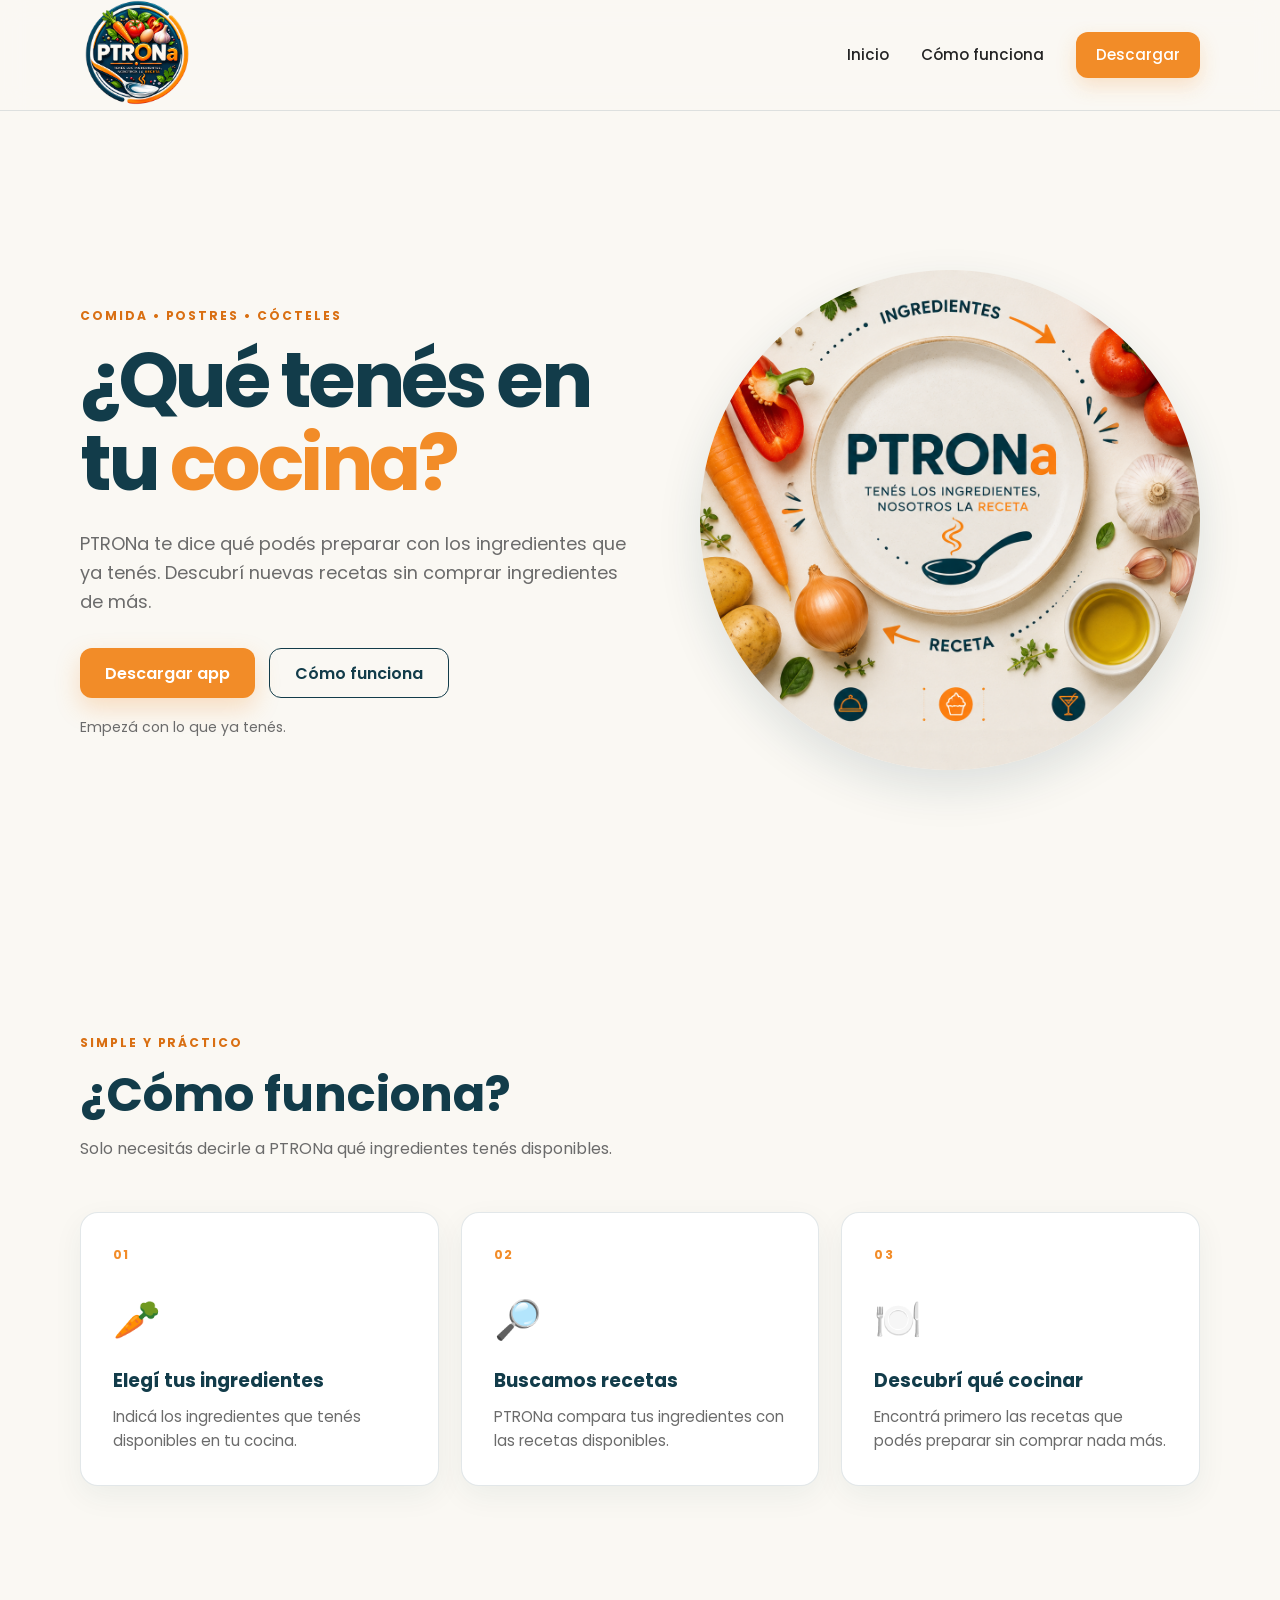
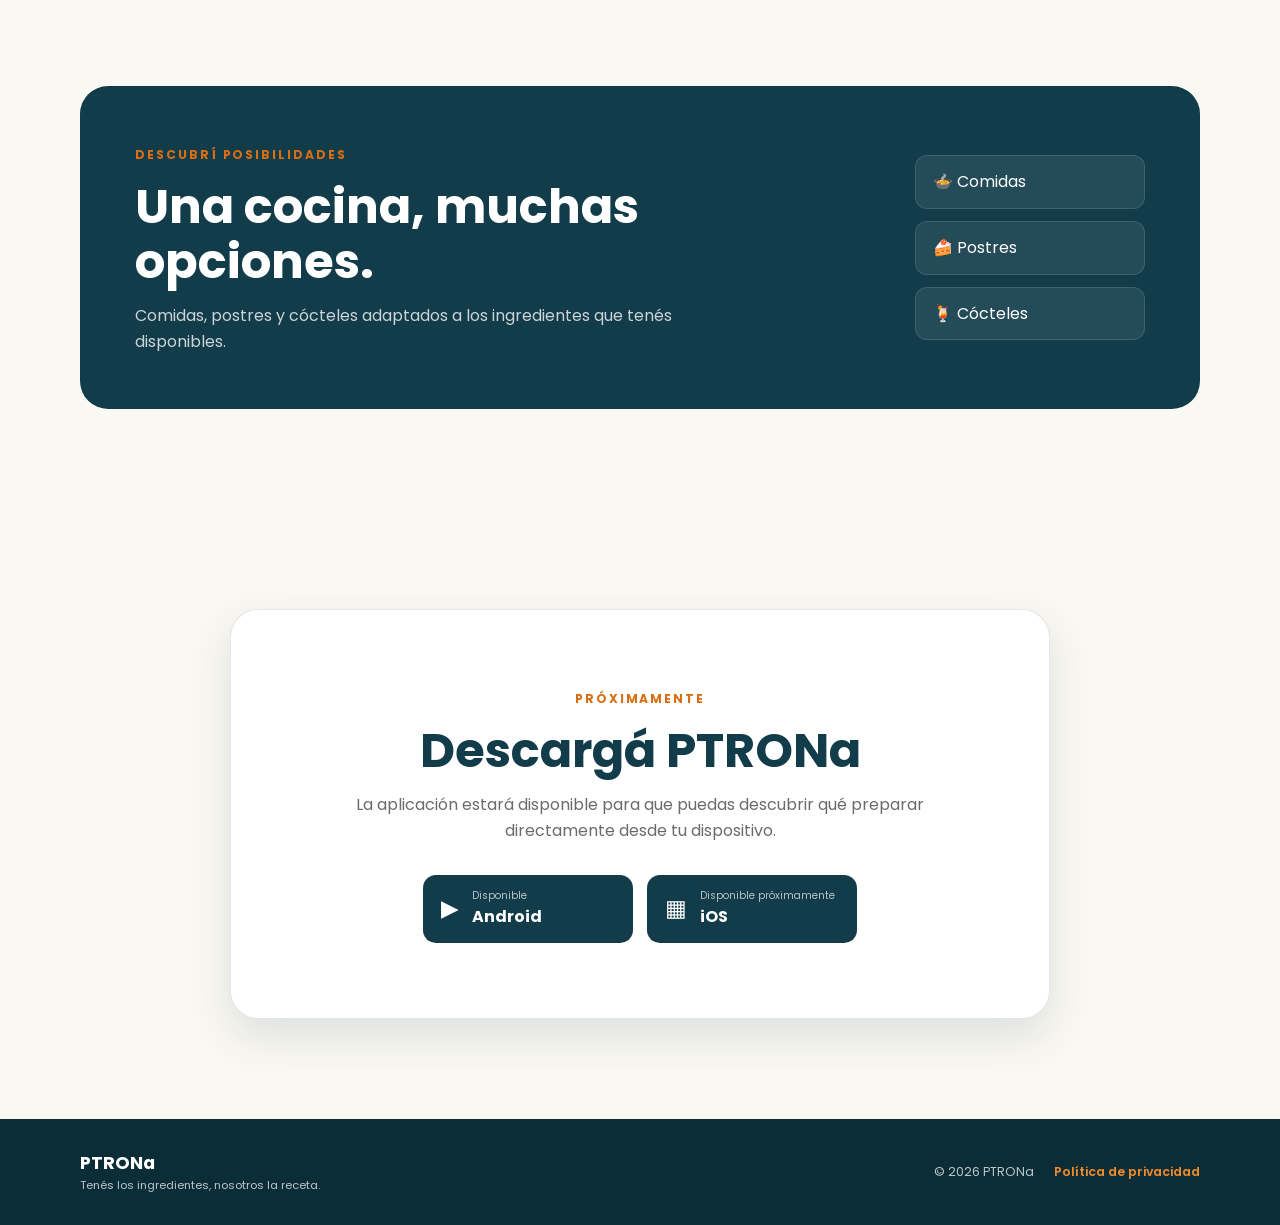
<file: index.html>
<!DOCTYPE html>
<html lang="es">

<head>
  <meta charset="UTF-8">
  <meta name="viewport" content="width=device-width, initial-scale=1.0">
  <meta name="description" content="PTRONa: descubrí qué podés preparar con los ingredientes que ya tenés en casa.">
  <title>PTRONa | Tenés los ingredientes, nosotros la receta</title>

  <link rel="preconnect" href="https://fonts.googleapis.com">
  <link rel="preconnect" href="https://fonts.gstatic.com" crossorigin>
  <link href="https://fonts.googleapis.com/css2?family=Poppins:wght@400;500;600;700&display=swap" rel="stylesheet">

  <link rel="stylesheet" href="css/style.css">
</head>

<body>
  <header class="site-header" id="inicio">
    <nav class="navbar container" aria-label="Navegación principal">
      <a class="brand" href="#inicio" aria-label="PTRONa - Inicio">
        <img src="assets/logo/ptrona-logo.png" alt="Logo PTRONa">
      </a>

      <button class="menu-toggle" id="menuToggle" aria-label="Abrir menú" aria-expanded="false">
        <span></span><span></span><span></span>
      </button>

      <div class="nav-links" id="navLinks">
        <a href="#inicio">Inicio</a>
        <a href="#como-funciona">Cómo funciona</a>
        <a class="nav-cta" href="#descargar">Descargar</a>
      </div>
    </nav>
  </header>

  <main>
    <section class="hero section">
      <div class="container hero-grid">
        <div class="hero-content reveal">
          <span class="eyebrow">COMIDA • POSTRES • CÓCTELES</span>
          <h1>¿Qué tenés en tu <span>cocina?</span></h1>
          <p class="hero-text">
            PTRONa te dice qué podés preparar con los ingredientes que ya tenés.
            Descubrí nuevas recetas sin comprar ingredientes de más.
          </p>

          <div class="hero-actions">
            <a class="btn btn-primary" href="#descargar">Descargar app</a>
            <a class="btn btn-secondary" href="#como-funciona">Cómo funciona</a>
          </div>

          <p class="hero-note">Empezá con lo que ya tenés.</p>
        </div>

        <div class="hero-visual reveal">
          <div class="hero-image">
            <img src="assets/images/ptrona-hero.png" alt="Ingredientes disponibles para preparar una receta">
          </div>
        </div>
      </div>
    </section>

    <section class="how section" id="como-funciona">
      <div class="container">
        <div class="section-heading reveal">
          <span class="eyebrow">SIMPLE Y PRÁCTICO</span>
          <h2>¿Cómo funciona?</h2>
          <p>Solo necesitás decirle a PTRONa qué ingredientes tenés disponibles.</p>
        </div>

        <div class="steps">
          <article class="step-card reveal">
            <div class="step-number">01</div>
            <div class="step-icon">🥕</div>
            <h3>Elegí tus ingredientes</h3>
            <p>Indicá los ingredientes que tenés disponibles en tu cocina.</p>
          </article>

          <article class="step-card reveal">
            <div class="step-number">02</div>
            <div class="step-icon">🔎</div>
            <h3>Buscamos recetas</h3>
            <p>PTRONa compara tus ingredientes con las recetas disponibles.</p>
          </article>

          <article class="step-card reveal">
            <div class="step-number">03</div>
            <div class="step-icon">🍽️</div>
            <h3>Descubrí qué cocinar</h3>
            <p>Encontrá primero las recetas que podés preparar sin comprar nada más.</p>
          </article>
        </div>
      </div>
    </section>

    <section class="categories section">
      <div class="container categories-box reveal">
        <div>
          <span class="eyebrow">DESCUBRÍ POSIBILIDADES</span>
          <h2>Una cocina, muchas opciones.</h2>
          <p>
            Comidas, postres y cócteles adaptados a los ingredientes que tenés disponibles.
          </p>
        </div>

        <div class="category-list" aria-label="Categorías">
          <span>🍲 Comidas</span>
          <span>🍰 Postres</span>
          <span>🍹 Cócteles</span>
        </div>
      </div>
    </section>

    <section class="download section" id="descargar">
      <div class="container download-box reveal">
        <span class="eyebrow">PRÓXIMAMENTE</span>
        <h2>Descargá PTRONa</h2>
        <p>
          La aplicación estará disponible para que puedas descubrir qué preparar
          directamente desde tu dispositivo.
        </p>

        <div class="download-buttons">
          <a class="store-btn" href="https://github.com/Jose-Micheli/PTRONaWEB/releases/download/v2.0/PTRONa.apk"
            aria-label="Descargar PTRONa para Android">
            <span class="store-icon">▶</span>
            <span>
              <small>Disponible</small>
              <strong>Android</strong>
            </span>
          </a>

          <a class="store-btn" href="#" aria-label="Descargar PTRONa para Windows">
            <span class="store-icon">▦</span>
            <span>
              <small>Disponible próximamente</small>
              <strong>iOS</strong>
            </span>
          </a>
        </div>
      </div>
    </section>
  </main>

  <footer class="footer">
    <div class="container footer-content">
      <div class="footer-brand">
        <strong>PTRONa</strong>
        <span>Tenés los ingredientes, nosotros la receta.</span>
      </div>
      <div class="footer-meta">
        <span>© 2026 PTRONa </span>
        <a class="footer-privacy" href="privacidad.html">
          Política de privacidad
        </a>
      </div>
    </div>
  </footer>

  <script src="js/script.js"></script>
</body>

</html>
</file>
<file: css/style.css>
:root {
  --petrol: #123C4A;
  --petrol-dark: #0B2D38;
  --orange: #F28C28;
  --orange-dark: #D96F12;
  --cream: #FAF8F3;
  --white: #FFFFFF;
  --text: #242424;
  --muted: #6B6B6B;
  --beige: #E8D8C3;
  --border: rgba(18, 60, 74, 0.12);
  --shadow: 0 18px 45px rgba(18, 60, 74, 0.12);
  --radius: 18px;
}

* {
  box-sizing: border-box;
  margin: 0;
  padding: 0;
}

html {
  scroll-behavior: smooth;
}

body {
  font-family: "Poppins", sans-serif;
  background: var(--cream);
  color: var(--text);
  line-height: 1.6;
}

a {
  color: inherit;
  text-decoration: none;
}

img {
  display: block;
  max-width: 100%;
}

.container {
  width: min(1120px, calc(100% - 40px));
  margin-inline: auto;
}

.section {
  padding: 100px 0;
}

/* HEADER */

.site-header {
  position: sticky;
  top: 0;
  z-index: 1000;
  background: rgba(250, 248, 243, 0.92);
  border-bottom: 1px solid var(--border);
  backdrop-filter: blur(12px);
}

.navbar {
  min-height: 82px;
  display: flex;
  align-items: center;
  justify-content: space-between;
  gap: 30px;
}

.brand img {
  width: 112px;
  height: auto;
  object-fit: contain;
}

.nav-links {
  display: flex;
  align-items: center;
  gap: 32px;
  font-size: 0.95rem;
  font-weight: 500;
}

.nav-links a {
  transition: color 0.25s ease;
}

.nav-links a:hover {
  color: var(--orange-dark);
}

.nav-cta {
  padding: 11px 20px;
  border-radius: 12px;
  color: var(--white) !important;
  background: var(--orange);
  box-shadow: 0 8px 20px rgba(242, 140, 40, 0.22);
}

.nav-cta:hover {
  background: var(--orange-dark);
}

.menu-toggle {
  display: none;
  border: 0;
  background: transparent;
  cursor: pointer;
}

.menu-toggle span {
  display: block;
  width: 26px;
  height: 2px;
  margin: 5px;
  background: var(--petrol);
}

/* HERO */

.hero {
  min-height: calc(100vh - 82px);
  display: flex;
  align-items: center;
  overflow: hidden;
}

.hero-grid {
  display: grid;
  grid-template-columns: 1.05fr 0.95fr;
  align-items: center;
  gap: 70px;
}

.eyebrow {
  display: inline-block;
  margin-bottom: 14px;
  color: var(--orange-dark);
  font-size: 0.76rem;
  font-weight: 700;
  letter-spacing: 0.16em;
}

.hero h1 {
  max-width: 700px;
  color: var(--petrol);
  font-size: clamp(2.7rem, 6vw, 5.1rem);
  line-height: 1.08;
  letter-spacing: -0.045em;
}

.hero h1 span {
  color: var(--orange);
}

.hero-text {
  max-width: 620px;
  margin-top: 25px;
  color: var(--muted);
  font-size: 1.12rem;
}

.hero-actions {
  display: flex;
  flex-wrap: wrap;
  gap: 14px;
  margin-top: 32px;
}

.btn {
  display: inline-flex;
  justify-content: center;
  align-items: center;
  min-height: 50px;
  padding: 0 25px;
  border-radius: 12px;
  font-weight: 600;
  transition: transform 0.25s ease, box-shadow 0.25s ease, background 0.25s ease;
}

.btn:hover {
  transform: translateY(-2px);
}

.btn-primary {
  color: var(--white);
  background: var(--orange);
  box-shadow: 0 10px 25px rgba(242, 140, 40, 0.25);
}

.btn-primary:hover {
  background: var(--orange-dark);
}

.btn-secondary {
  color: var(--petrol);
  background: transparent;
  border: 1.5px solid var(--petrol);
}

.btn-secondary:hover {
  color: var(--white);
  background: var(--petrol);
}

.hero-note {
  margin-top: 18px;
  color: var(--muted);
  font-size: 0.88rem;
}

/* HERO VISUAL */

.hero-visual {
  display: grid;
  place-items: center;
}

.plate {
  width: min(440px, 82vw);
  aspect-ratio: 1;
  display: grid;
  place-items: center;
  border-radius: 50%;
  background: var(--petrol);
  box-shadow: var(--shadow);
  position: relative;
}

.plate::before {
  content: "";
  position: absolute;
  inset: 20px;
  border: 3px solid var(--orange);
  border-radius: 50%;
}

.plate-inner {
  position: relative;
  width: 76%;
  aspect-ratio: 1;
  display: grid;
  place-items: center;
  border-radius: 50%;
  background: var(--petrol-dark);
  border: 1px solid rgba(255, 255, 255, 0.12);
  overflow: hidden;
}

.plate-text {
  color: var(--white);
  font-size: clamp(2.3rem, 5vw, 4rem);
  font-weight: 700;
  letter-spacing: -0.06em;
}

.plate-text::first-letter {
  color: var(--orange);
}

.plate-subtext {
  position: absolute;
  bottom: 27%;
  color: var(--white);
  font-size: 0.68rem;
  letter-spacing: 0.12em;
  opacity: 0.85;
}

.ingredient {
  position: absolute;
  font-size: 3.8rem;
  filter: drop-shadow(0 8px 8px rgba(0, 0, 0, 0.20));
}

.ingredient-1 {
  top: 17%;
  left: 22%;
}

.ingredient-2 {
  top: 16%;
  right: 21%;
}

.ingredient-3 {
  top: 25%;
  left: 47%;
}

.ingredient-4 {
  bottom: 17%;
  right: 22%;
}

.ingredient-5 {
  bottom: 16%;
  right: 21%;
}

.ingredient-6 {
  bottom: 25%;
  right: 47%;
}

.hero-image {
  width: min(500px, 90vw);
  aspect-ratio: 1 / 1;
  border-radius: 50%;
  overflow: hidden;
  box-shadow: var(--shadow);
}

.hero-image img {
  width: 100%;
  height: 100%;
  object-fit: cover;
}

/* SECTIONS */

.section-heading {
  max-width: 680px;
  margin-bottom: 50px;
}

.section-heading h2,
.categories h2,
.download h2 {
  color: var(--petrol);
  font-size: clamp(2rem, 4vw, 3rem);
  line-height: 1.15;
}

.section-heading p,
.categories p,
.download p {
  margin-top: 14px;
  color: var(--muted);
}

/* STEPS */

.steps {
  display: grid;
  grid-template-columns: repeat(3, 1fr);
  gap: 22px;
}

.step-card {
  position: relative;
  padding: 32px;
  background: var(--white);
  border: 1px solid var(--border);
  border-radius: var(--radius);
  box-shadow: 0 10px 30px rgba(18, 60, 74, 0.06);
  transition: transform 0.25s ease, box-shadow 0.25s ease;
}

.step-card:hover {
  transform: translateY(-5px);
  box-shadow: var(--shadow);
}

.step-number {
  color: var(--orange);
  font-size: 0.78rem;
  font-weight: 700;
  letter-spacing: 0.12em;
}

.step-icon {
  margin: 24px 0 16px;
  font-size: 2.4rem;
}

.step-card h3 {
  color: var(--petrol);
  font-size: 1.18rem;
}

.step-card p {
  margin-top: 9px;
  color: var(--muted);
  font-size: 0.94rem;
}

/* CATEGORIES */

.categories-box {
  display: flex;
  align-items: center;
  justify-content: space-between;
  gap: 50px;
  padding: 55px;
  background: var(--petrol);
  border-radius: 28px;
  color: var(--white);
}

.categories h2 {
  color: var(--white);
}

.categories p {
  max-width: 600px;
  color: rgba(255, 255, 255, 0.78);
}

.category-list {
  display: flex;
  flex-direction: column;
  gap: 12px;
  min-width: 230px;
}

.category-list span {
  padding: 13px 17px;
  background: rgba(255, 255, 255, 0.08);
  border: 1px solid rgba(255, 255, 255, 0.12);
  border-radius: 12px;
}

/* DOWNLOAD */

.download-box {
  text-align: center;
  max-width: 820px;
  padding: 75px 30px;
  background: var(--white);
  border: 1px solid var(--border);
  border-radius: 28px;
  box-shadow: var(--shadow);
}

.download-box p {
  max-width: 620px;
  margin-inline: auto;
}

.download-buttons {
  display: flex;
  justify-content: center;
  flex-wrap: wrap;
  gap: 14px;
  margin-top: 32px;
}

.store-btn {
  min-width: 210px;
  display: flex;
  align-items: center;
  gap: 13px;
  padding: 13px 18px;
  color: var(--white);
  background: var(--petrol);
  border-radius: 13px;
  text-align: left;
  transition: transform 0.25s ease, background 0.25s ease;
}

.store-btn:hover {
  transform: translateY(-2px);
  background: var(--petrol-dark);
}

.store-icon {
  font-size: 1.45rem;
}

.store-btn small {
  display: block;
  font-size: 0.62rem;
  opacity: 0.7;
}

.store-btn strong {
  display: block;
  font-size: 1rem;
}

/* FOOTER */

.footer {
  padding: 30px 0;
  background: var(--petrol-dark);
  color: rgba(255, 255, 255, 0.72);
}

.footer-content {
  display: flex;
  justify-content: space-between;
  align-items: center;
  gap: 20px;
  font-size: 0.78rem;
}

.footer-brand {
  display: flex;
  flex-direction: column;
}

.footer-brand strong {
  color: var(--white);
  font-size: 1.1rem;
}

.footer-brand span {
  font-size: 0.7rem;
}

/* Enlace a la política de privacidad */
.footer-meta {
  display: flex;
  align-items: center;
  justify-content: flex-end;
  flex-wrap: wrap;
  gap: 10px 20px;
}

.footer-privacy {
  color: var(--orange);
  font-weight: 600;
  transition: color 0.25s ease;
}

.footer-privacy:hover {
  color: var(--white);
  text-decoration: underline;
}

.footer-privacy:focus-visible {
  outline: 2px solid var(--orange);
  outline-offset: 4px;
  border-radius: 3px;
}

@media (max-width: 850px) {
  .footer-meta {
    justify-content: flex-start;
  }
}

@media (max-width: 520px) {
  .footer-meta {
    flex-direction: column;
    align-items: flex-start;
    gap: 8px;
  }
}


/* ANIMATIONS */

.reveal {
  opacity: 0;
  transform: translateY(20px);
  transition: opacity 0.7s ease, transform 0.7s ease;
}

.reveal.visible {
  opacity: 1;
  transform: translateY(0);
}

/* RESPONSIVE */

@media (max-width: 850px) {
  .menu-toggle {
    display: block;
  }

  .nav-links {
    position: absolute;
    top: 82px;
    left: 0;
    right: 0;
    display: none;
    flex-direction: column;
    align-items: stretch;
    gap: 0;
    padding: 14px 20px 20px;
    background: var(--cream);
    border-bottom: 1px solid var(--border);
  }

  .nav-links.open {
    display: flex;
  }

  .nav-links a {
    padding: 13px 0;
  }

  .nav-cta {
    padding: 12px 16px !important;
    text-align: center;
  }

  .hero {
    padding-top: 70px;
  }

  .hero-grid {
    grid-template-columns: 1fr;
    gap: 60px;
  }

  .hero-content {
    text-align: center;
  }

  .hero-text {
    margin-inline: auto;
  }

  .hero-actions {
    justify-content: center;
  }

  .hero-visual {
    order: -1;
  }

  .plate {
    width: min(360px, 76vw);
  }

  .steps {
    grid-template-columns: 1fr;
  }

  .categories-box {
    flex-direction: column;
    align-items: flex-start;
    padding: 40px 30px;
  }

  .category-list {
    width: 100%;
  }

  .footer-content {
    flex-direction: column;
    align-items: flex-start;
  }
}

@media (max-width: 520px) {
  .container {
    width: min(100% - 28px, 1120px);
  }

  .section {
    padding: 75px 0;
  }

  .navbar {
    min-height: 72px;
  }

  .nav-links {
    top: 72px;
  }

  .brand img {
    width: 92px;
  }

  .hero h1 {
    font-size: 2.45rem;
  }

  .hero-text {
    font-size: 1rem;
  }

  .btn {
    width: 100%;
  }

  .plate {
    width: min(320px, 84vw);
  }

  .categories-box,
  .download-box {
    border-radius: 20px;
  }

  .download-buttons,
  .store-btn {
    width: 100%;
  }

  .store-btn {
    min-width: 0;
  }
}

@media (prefers-reduced-motion: reduce) {
  html {
    scroll-behavior: auto;
  }

  *,
  *::before,
  *::after {
    animation-duration: 0.01ms !important;
    animation-iteration-count: 1 !important;
    transition-duration: 0.01ms !important;
  }
}
</file>
